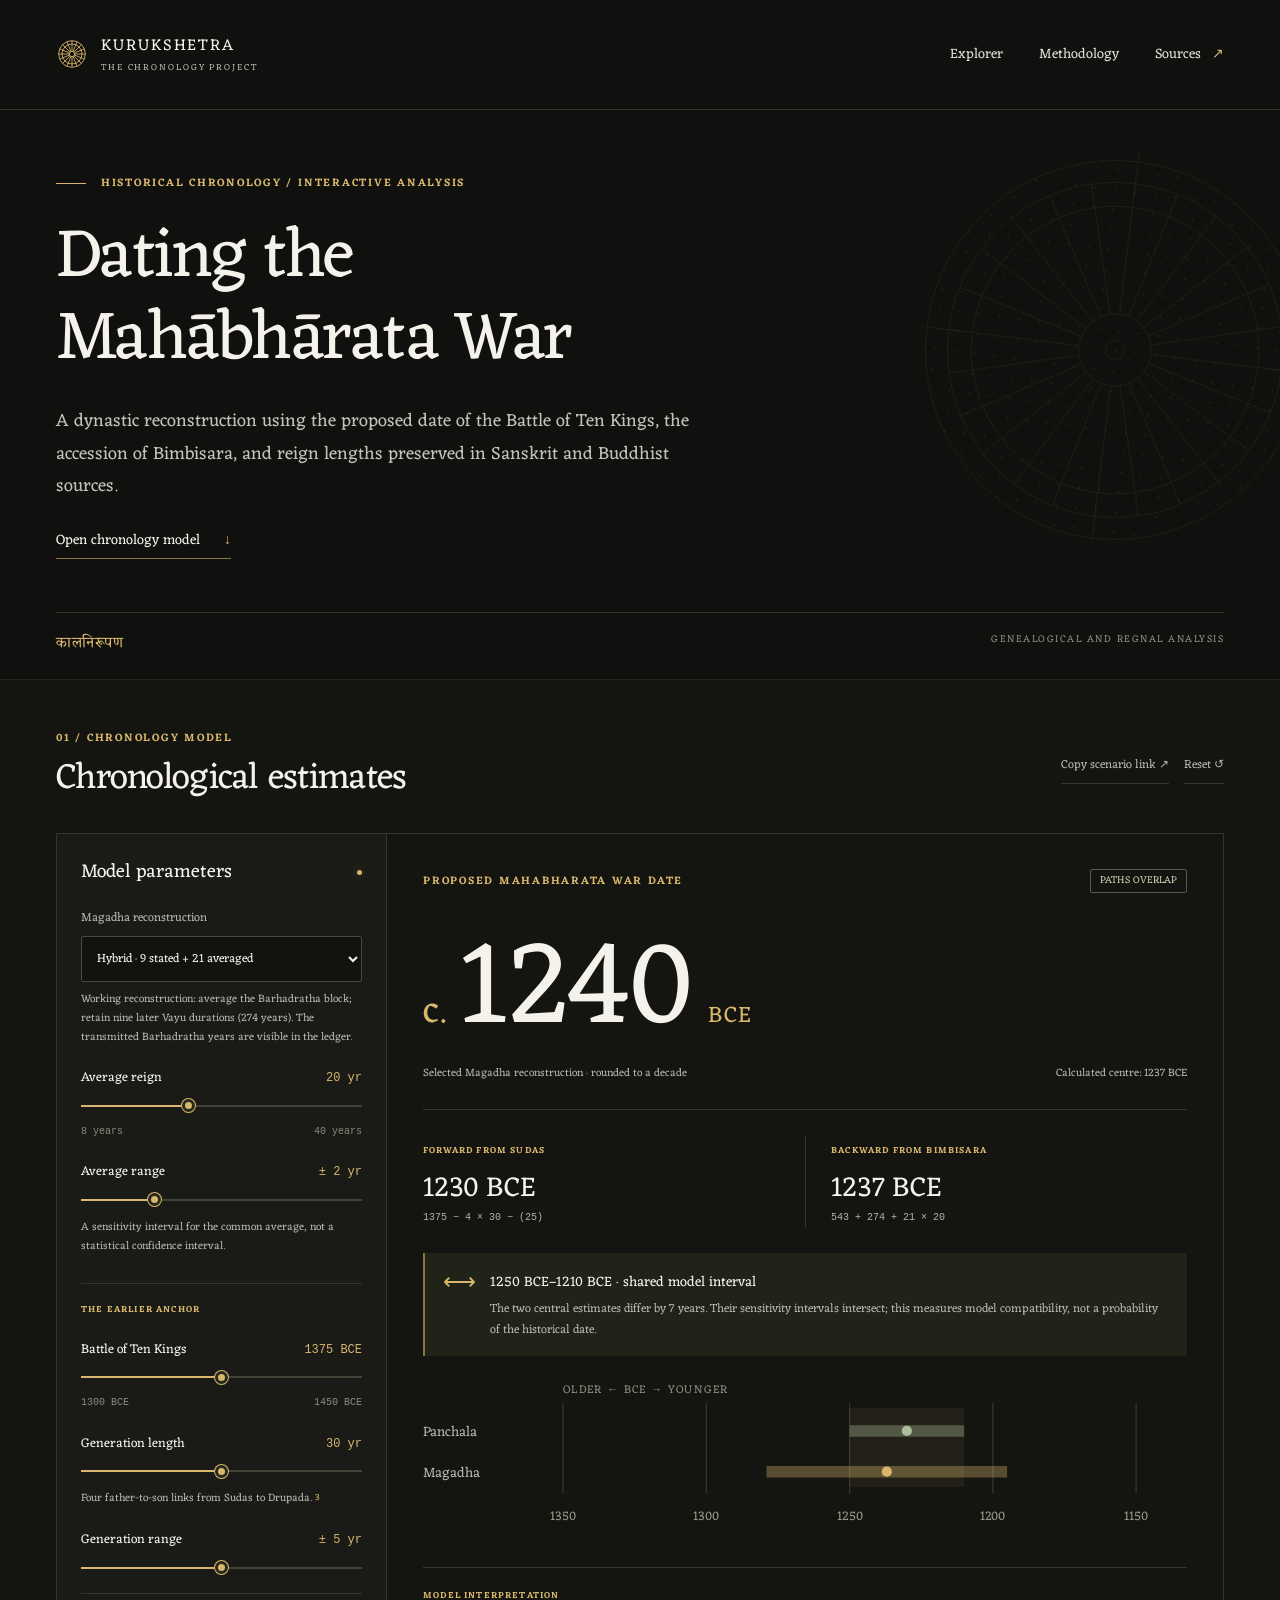
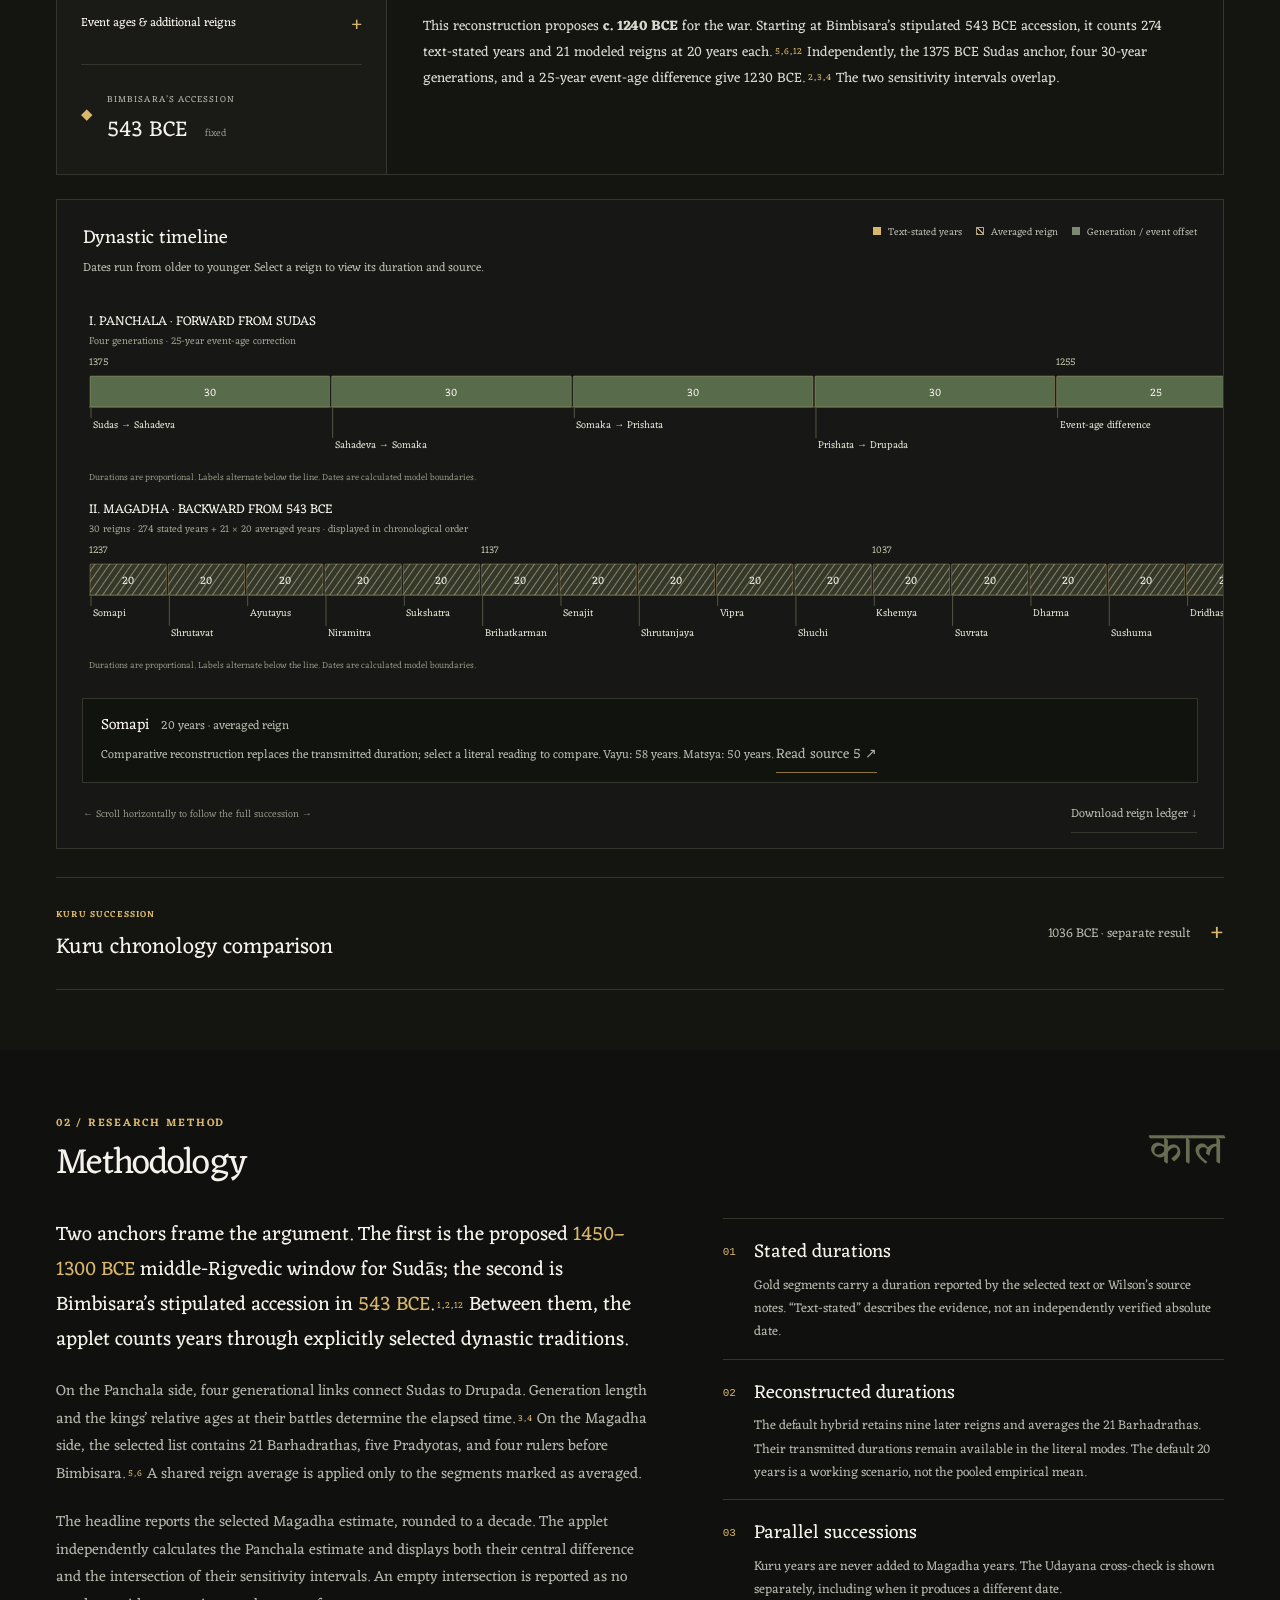
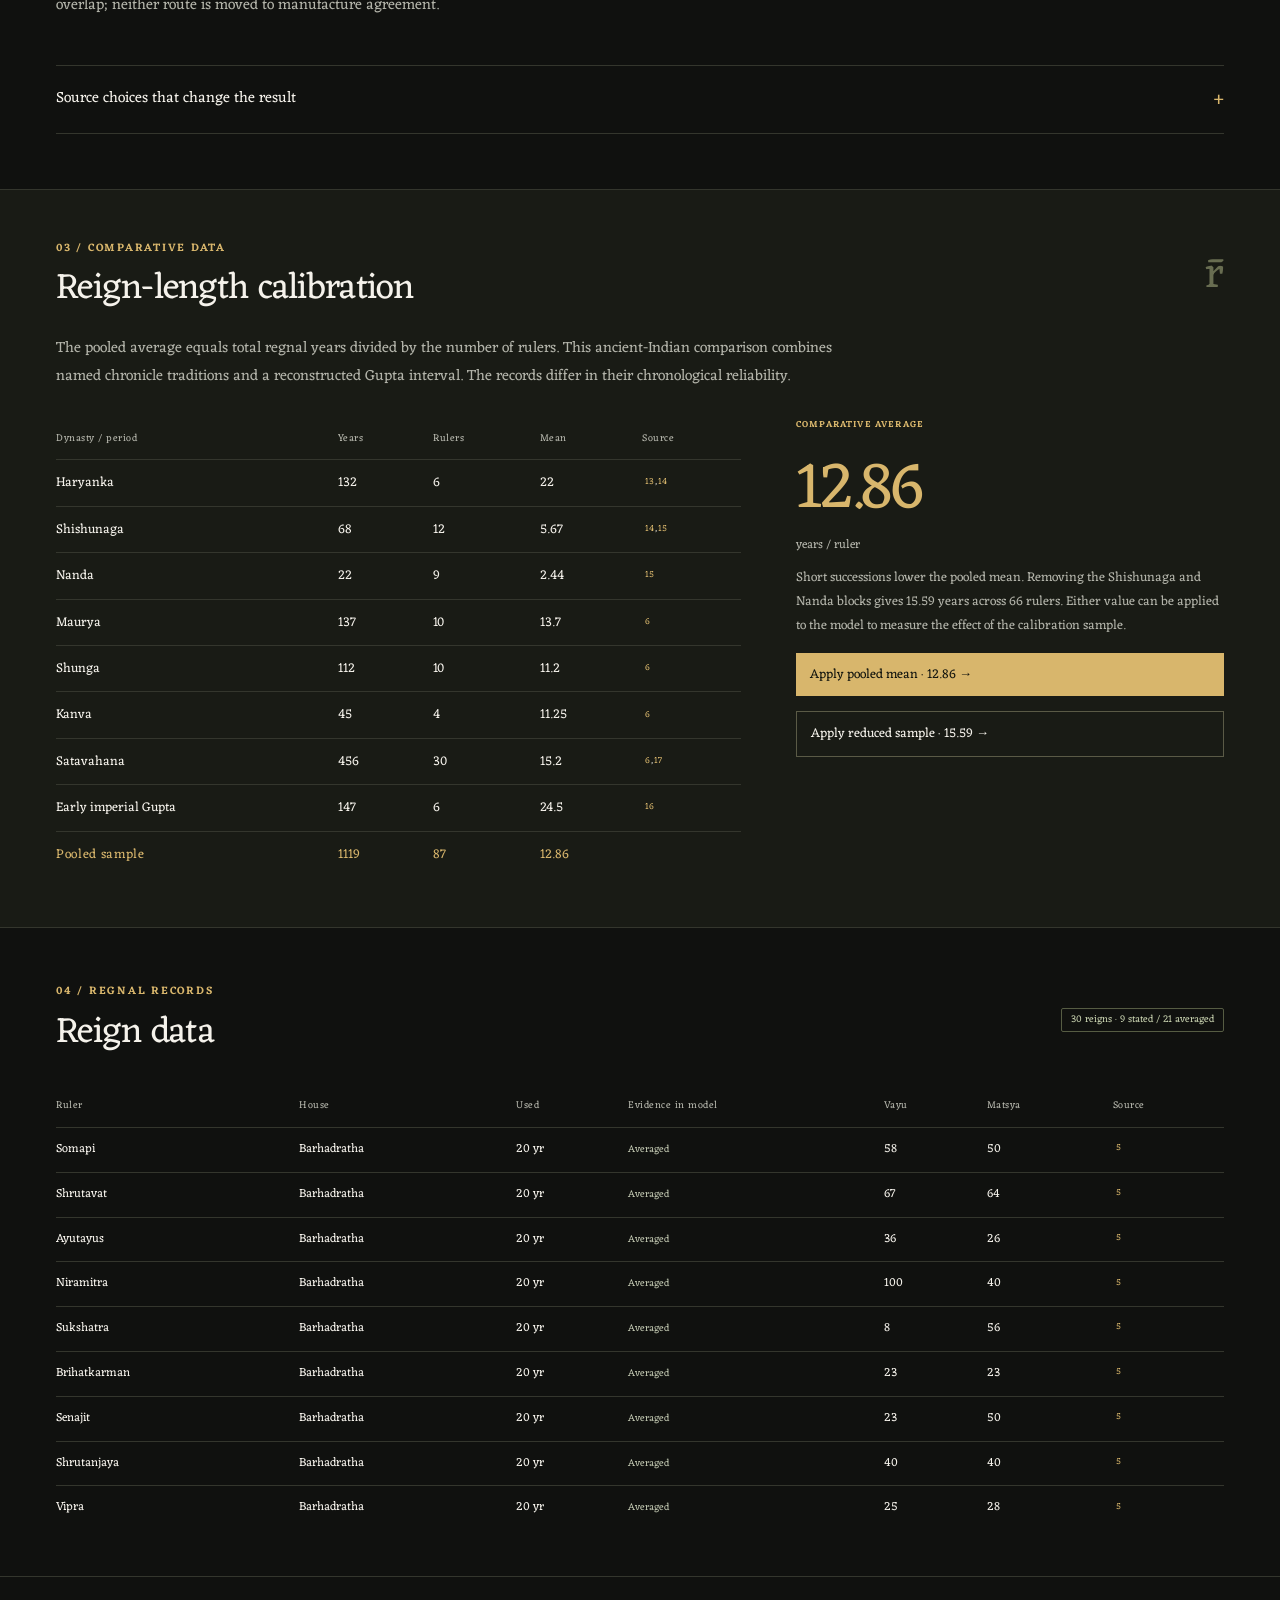
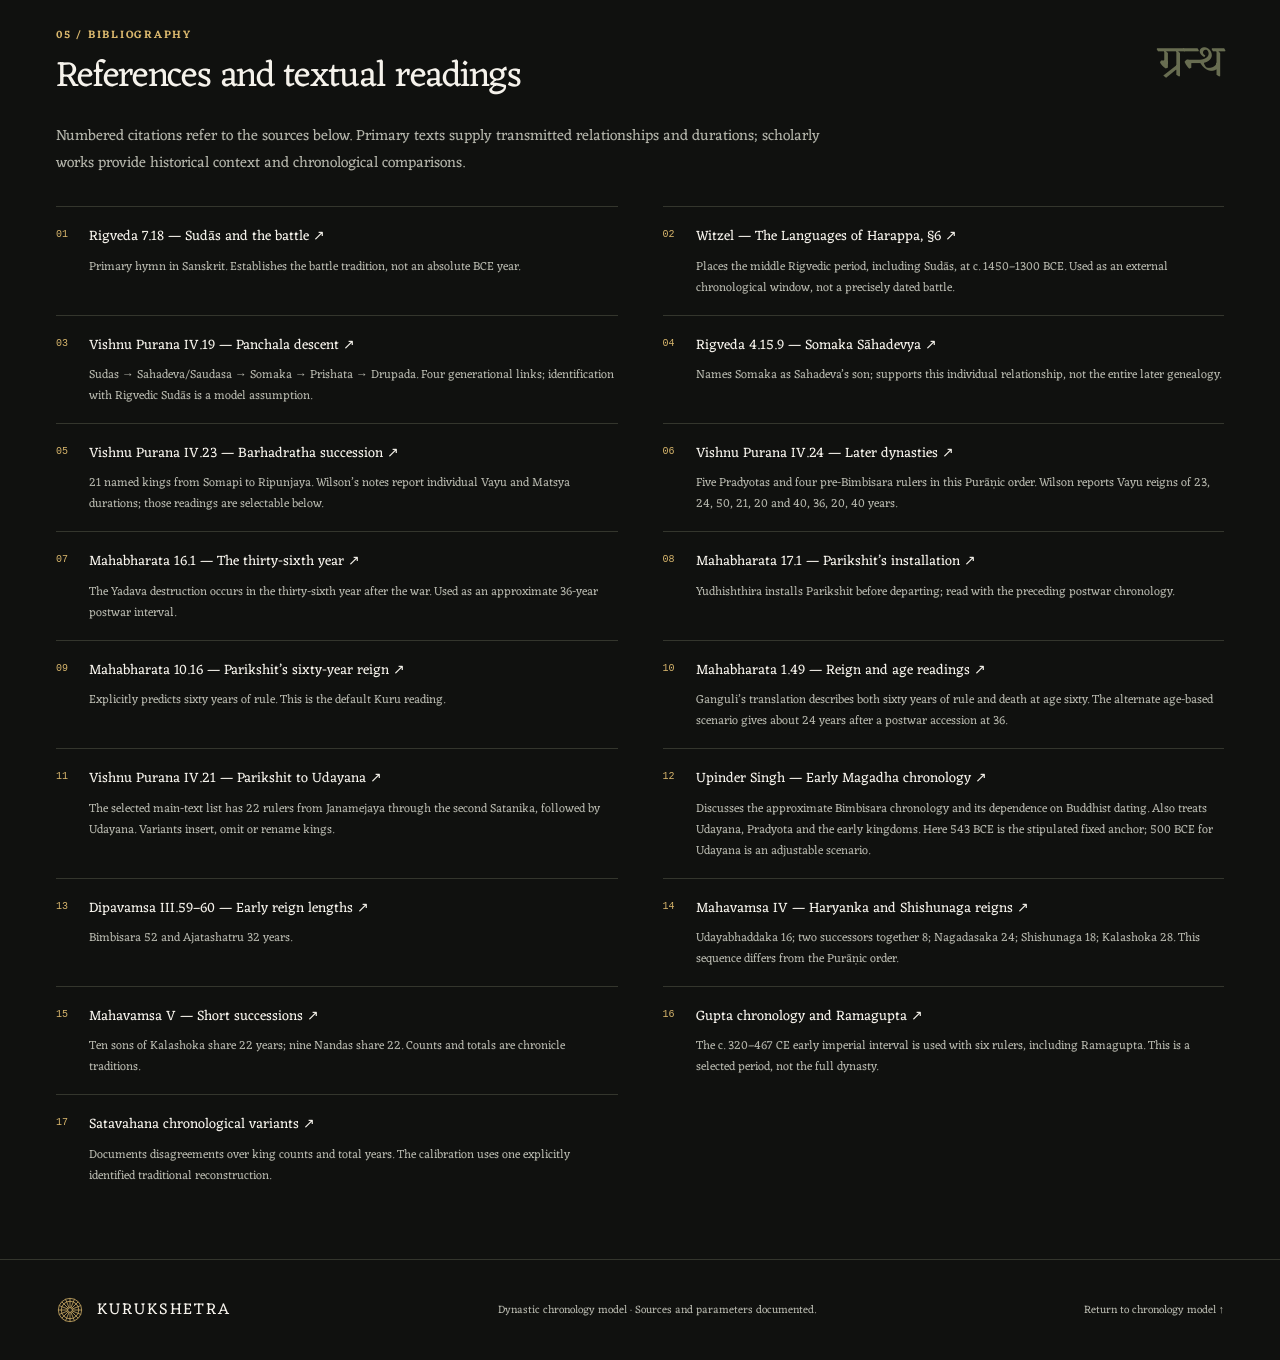
<file: root/apps/kurukshetra/index.html>
<!doctype html>
<html lang="en">
<head>
 <meta charset="utf-8"><meta name="viewport" content="width=device-width,initial-scale=1">
 <title>Kurukshetra — A Chronology of the War</title>
 <meta name="description" content="An interactive dynastic reconstruction of the Mahabharata War. Trace Sudas, inspect the kings of Magadha, and test every assumption against cited texts.">
 <meta name="theme-color" content="#10110f">
 <link rel="icon" href="assets/mark.svg" type="image/svg+xml">
 <link rel="preload" href="assets/eczar-regular.ttf" as="font" type="font/ttf" crossorigin>
 <link rel="stylesheet" href="style.css">
 <script defer src="app.bundle.js"></script>
</head>
<body>
<a class="skip" href="#explorer">Skip to chronology explorer</a>
<header class="site-header wrap">
 <a class="brand" href="#"><img src="assets/mark.svg" width="32" height="32" alt=""><span>KURUKSHETRA<span class="brand-sub">THE CHRONOLOGY PROJECT</span></span></a>
 <nav aria-label="Main navigation"><a href="#explorer">Explorer</a><a href="#methodology">Methodology</a><a href="#sources">Sources <span>↗</span></a></nav>
</header>
<main>
<section class="hero wrap">
 <div class="eyebrow"><span class="small-rule"></span> HISTORICAL CHRONOLOGY / INTERACTIVE ANALYSIS</div>
 <h1>Dating the<br>Mahābhārata War</h1>
 <p class="intro">A dynastic reconstruction using the proposed date of the Battle of Ten Kings, the accession of Bimbisara, and reign lengths preserved in Sanskrit and Buddhist sources.</p>
 <a class="text-link" href="#explorer">Open chronology model <span>↓</span></a>
 <svg class="wheel" viewBox="0 0 420 420" aria-hidden="true"><defs><pattern id="dots" width="21" height="21" patternUnits="userSpaceOnUse"><circle cx="1" cy="1" r=".7" fill="currentColor"/></pattern></defs><circle cx="210" cy="210" r="199" fill="url(#dots)" stroke="currentColor"/><circle cx="210" cy="210" r="176"/><circle cx="210" cy="210" r="151"/><circle cx="210" cy="210" r="38"/><circle cx="210" cy="210" r="10"/><g id="spokes"></g><path d="M210 3v45M210 372v45M3 210h45M372 210h45"/></svg>
 <div class="hero-foot"><span>कालनिरूपण</span><span>GENEALOGICAL AND REGNAL ANALYSIS</span></div>
</section>

<section class="explorer-section" id="explorer">
<div class="wrap">
 <div class="section-top"><div><div class="eyebrow">01 / CHRONOLOGY MODEL</div><h2>Chronological estimates</h2></div><div class="actions"><button id="share" class="quiet">Copy scenario link ↗</button><button id="reset" class="quiet">Reset ↺</button></div></div>
 <div class="explorer-grid">
  <aside class="controls" aria-label="Chronology assumptions">
   <div class="panel-top"><h3>Model parameters</h3><span class="gold-dot"></span></div>
   <label class="select-label" for="mode">Magadha reconstruction</label>
   <select id="mode"><option value="hybrid">Hybrid · 9 stated + 21 averaged</option><option value="averaged">All reigns averaged</option><option value="vayu">Transmitted Vayu durations</option><option value="matsya">Matsya variants + gap placeholders</option></select>
   <p class="control-note" id="mode-note"></p>
   <div class="control-group"><div class="control-title"><label for="mean">Average reign</label><output for="mean" id="mean-out"></output></div><input id="mean" type="range" min="8" max="40" step="0.1"><div class="range-ends"><span>8 years</span><span>40 years</span></div></div>
   <div class="control-group"><div class="control-title"><label for="spread">Average range</label><output for="spread" id="spread-out"></output></div><input id="spread" type="range" min="0" max="8" step="0.5"><p class="control-note">A sensitivity interval for the common average, not a statistical confidence interval.</p></div>
   <div class="control-divider"></div><div class="eyebrow small">THE EARLIER ANCHOR</div>
   <div class="control-group"><div class="control-title"><label for="botk">Battle of Ten Kings</label><output for="botk" id="botk-out"></output></div><input id="botk" type="range" min="1300" max="1450" step="1"><div class="range-ends"><span>1300 BCE</span><span>1450 BCE</span></div></div>
   <div class="control-group"><div class="control-title"><label for="generation">Generation length</label><output for="generation" id="generation-out"></output></div><input id="generation" type="range" min="20" max="40" step="0.5"><p class="control-note">Four father-to-son links from Sudas to Drupada.<sup><a href="#source-3">3</a></sup></p></div>
   <div class="control-group"><div class="control-title"><label for="genSpread">Generation range</label><output for="genSpread" id="genSpread-out"></output></div><input id="genSpread" type="range" min="0" max="10" step="0.5"></div>
   <details class="advanced"><summary>Event ages & additional reigns <span>+</span></summary><div class="control-group"><div class="control-title"><label for="offset">Drupada–Sudas event-age difference</label><output for="offset" id="offset-out"></output></div><input id="offset" type="range" min="-20" max="80" step="1"><p class="control-note">Positive means Drupada was older at his battle than Sudas was at his. An explicit assumption, not a supplied age.</p></div><div class="control-group"><div class="control-title"><label for="extra">Additional Magadha reigns</label><output for="extra" id="extra-out"></output></div><input id="extra" type="range" min="0" max="12" step="1"><p class="control-note">Hypothetical missing rulers; each receives the same average.</p></div></details>
   <div class="fixed-anchor"><span class="lock-icon">◆</span><div><span>BIMBISARA’S ACCESSION</span><strong>543 BCE <small>fixed</small></strong></div></div>
  </aside>
  <div class="results">
   <div class="result-head"><div class="eyebrow">PROPOSED MAHABHARATA WAR DATE</div><span class="tag" id="fit-tag"></span></div>
   <div class="date-display" aria-live="polite" aria-atomic="true"><span class="circa">c.</span><span id="main-date">1240</span><span class="bce">BCE</span></div>
   <div class="result-meta"><span id="date-caption"></span><span id="exact-date"></span></div>
   <div class="comparison">
    <div><span class="eyebrow small">FORWARD FROM SUDAS</span><strong id="forward-date"></strong><span id="forward-formula" class="formula"></span></div>
    <div><span class="eyebrow small">BACKWARD FROM BIMBISARA</span><strong id="backward-date"></strong><span id="backward-formula" class="formula"></span></div>
   </div>
   <div class="convergence"><span class="mini-symbol">⟷</span><div><strong id="convergence-title"></strong><p id="convergence-body"></p></div></div>
   <div class="overview" id="overview" aria-label="Comparison of estimated date ranges"></div>
   <div class="method-inline"><div class="eyebrow small">MODEL INTERPRETATION</div><p id="live-method"></p></div>
  </div>
 </div>

 <div class="timeline-panel">
  <div class="timeline-header"><div><h3>Dynastic timeline</h3><p>Dates run from older to younger. Select a reign to view its duration and source.</p></div><div class="legend"><span><i class="stated"></i>Text-stated years</span><span><i class="averaged"></i>Averaged reign</span><span><i class="generation"></i>Generation / event offset</span></div></div>
  <div class="timeline-viewport" id="timeline-scroll"><div id="timelines"></div></div>
  <div class="inspection" id="inspection" aria-live="polite"></div>
  <div class="timeline-bottom"><span>← Scroll horizontally to follow the full succession →</span><button class="quiet" id="download">Download reign ledger ↓</button></div>
 </div>

 <details class="crosscheck" id="kuru-section"><summary><span><span class="eyebrow small">KURU SUCCESSION</span><strong>Kuru chronology comparison</strong></span><span class="crosscheck-result" id="kuru-summary"></span><span class="plus">+</span></summary><div class="crosscheck-content"><p>The epic supplies an approximately 36-year postwar interval and a stated 60-year reign for Parikshit. Keep those years within the Kuru line; they run concurrently with Magadha.<sup><a href="#source-7">7</a>–<a href="#source-11">11</a></sup></p><div class="kuru-controls"><div class="control-group"><div class="control-title"><label for="udayana">Udayana accession scenario</label><output id="udayana-out" for="udayana"></output></div><input type="range" id="udayana" min="450" max="550" step="1"><p class="control-note">A selectable accession date within the Buddha-era synchronism; 500 BCE is a scenario, not a securely dated accession.<sup><a href="#source-12">12</a></sup></p></div><div><label class="select-label" for="parikshit">Parikshit reading</label><select id="parikshit"><option value="60">60 years of reign · explicit text</option><option value="24">24 years · age-60 reconciliation</option></select><p class="control-note">The age-based alternative subtracts 36 from 60. It resolves one narrative tension; it is not an explicitly stated reign.<sup><a href="#source-10">10</a></sup></p></div></div><div class="kuru-result"><strong id="kuru-date"></strong><span id="kuru-formula"></span><p id="kuru-difference"></p></div><div class="timeline-viewport"><div id="kuru-timeline"></div></div></div></details>
</div></section>

<section class="methodology wrap" id="methodology">
 <div class="section-top"><div><div class="eyebrow">02 / RESEARCH METHOD</div><h2>Methodology</h2></div><span class="section-mark">काल</span></div>
 <div class="method-columns"><div class="method-prose"><p class="large-prose">Two anchors frame the argument. The first is the proposed <strong>1450–1300 BCE</strong> middle-Rigvedic window for Sudās; the second is Bimbisara’s stipulated accession in <strong>543 BCE</strong>.<sup><a href="#source-1">1</a>,<a href="#source-2">2</a>,<a href="#source-12">12</a></sup> Between them, the applet counts years through explicitly selected dynastic traditions.</p><p>On the Panchala side, four generational links connect Sudas to Drupada. Generation length and the kings’ relative ages at their battles determine the elapsed time.<sup><a href="#source-3">3</a>,<a href="#source-4">4</a></sup> On the Magadha side, the selected list contains 21 Barhadrathas, five Pradyotas, and four rulers before Bimbisara.<sup><a href="#source-5">5</a>,<a href="#source-6">6</a></sup> A shared reign average is applied only to the segments marked as averaged.</p><p>The headline reports the selected Magadha estimate, rounded to a decade. The applet independently calculates the Panchala estimate and displays both their central difference and the intersection of their sensitivity intervals. An empty intersection is reported as no overlap; neither route is moved to manufacture agreement.</p></div><div class="method-principles"><article><span>01</span><div><h3>Stated durations</h3><p>Gold segments carry a duration reported by the selected text or Wilson’s source notes. “Text-stated” describes the evidence, not an independently verified absolute date.</p></div></article><article><span>02</span><div><h3>Reconstructed durations</h3><p>The default hybrid retains nine later reigns and averages the 21 Barhadrathas. Their transmitted durations remain available in the literal modes. The default 20 years is a working scenario, not the pooled empirical mean.</p></div></article><article><span>03</span><div><h3>Parallel successions</h3><p>Kuru years are never added to Magadha years. The Udayana cross-check is shown separately, including when it produces a different date.</p></div></article></div></div>
 <details class="source-choices"><summary>Source choices that change the result <span>+</span></summary><div class="choice-grid"><article><h3>The order of dynasties</h3><p>The app follows the Vishnu Purana order for the Magadha calculation. Buddhist chronicles place Shishunaga after Bimbisara’s successors, and Pradyota is associated with Avanti in Buddha-era accounts. Retaining the Purāṇic sequence is an explicit structural assumption.<sup><a href="#source-6">6</a>,<a href="#source-12">12</a>,<a href="#source-14">14</a></sup></p></article><article><h3>The long Barhadratha reigns</h3><p>Wilson reports Vayu reigns including 58, 67 and 100 years; Matsya readings differ. Hybrid mode replaces that block with a common average. Literal modes preserve its supplied durations rather than forcing a thirteenth-century result.<sup><a href="#source-5">5</a></sup></p></article><article><h3>The war boundary</h3><p>Somapi’s accession is placed at the war boundary as a reconstruction convention. Likewise, Drupada’s generation is related to the war using the event-age control. Neither boundary is an independently dated inscription.</p></article><article><h3>Parikshit’s reign and age</h3><p>The Sauptika Parva gives 60 years of rule; Ganguli’s Adi Parva also describes death at age 60. These produce different elapsed-year models when accession follows the war by approximately 36 years. Both readings are exposed in the Kuru cross-check.<sup><a href="#source-9">9</a>,<a href="#source-10">10</a></sup></p></article></div></details>
</section>

<section class="calibration-section"><div class="wrap"><div class="section-top"><div><div class="eyebrow">03 / COMPARATIVE DATA</div><h2>Reign-length calibration</h2></div><span class="section-mark">r̄</span></div><p class="section-intro">The pooled average equals total regnal years divided by the number of rulers. This ancient-Indian comparison combines named chronicle traditions and a reconstructed Gupta interval. The records differ in their chronological reliability.</p><div class="calibration-layout"><div class="table-scroll"><table><caption class="sr-only">Comparative reign-length dataset</caption><thead><tr><th>Dynasty / period</th><th>Years</th><th>Rulers</th><th>Mean</th><th>Source</th></tr></thead><tbody id="calibration-table"></tbody><tfoot><tr><th>Pooled sample</th><td>1119</td><td>87</td><td>12.86</td><td></td></tr></tfoot></table></div><aside class="calibration-note"><div class="eyebrow small">COMPARATIVE AVERAGE</div><div class="baseline-number">12.86<span>years / ruler</span></div><p>Short successions lower the pooled mean. Removing the Shishunaga and Nanda blocks gives 15.59 years across 66 rulers. Either value can be applied to the model to measure the effect of the calibration sample.</p><button class="gold-button" id="apply-pooled">Apply pooled mean · 12.86 →</button><button class="outline-button" id="apply-reduced">Apply reduced sample · 15.59 →</button></aside></div></div></section>

<section class="evidence wrap" id="evidence"><div class="section-top"><div><div class="eyebrow">04 / REGNAL RECORDS</div><h2>Reign data</h2></div><span id="ledger-count" class="tag"></span></div><div class="table-scroll ledger-scroll"><table><caption class="sr-only">All reigns used in the selected Magadha reconstruction</caption><thead><tr><th>Ruler</th><th>House</th><th>Used</th><th>Evidence in model</th><th>Vayu</th><th>Matsya</th><th>Source</th></tr></thead><tbody id="ledger"></tbody></table></div></section>

<section class="sources-section" id="sources"><div class="wrap"><div class="section-top"><div><div class="eyebrow">05 / BIBLIOGRAPHY</div><h2>References and textual readings</h2></div><span class="section-mark">ग्रन्थ</span></div><p class="section-intro">Numbered citations refer to the sources below. Primary texts supply transmitted relationships and durations; scholarly works provide historical context and chronological comparisons.</p><ol class="source-list" id="source-list"></ol></div></section>
</main>
<footer class="wrap"><a class="brand" href="#"><img src="assets/mark.svg" width="28" height="28" alt=""><span>KURUKSHETRA</span></a><p>Dynastic chronology model · Sources and parameters documented.</p><a href="#explorer">Return to chronology model ↑</a></footer>
<div class="toast" id="toast" role="status"></div>
</body></html>
</file>
<file: root/apps/kurukshetra/style.css>
@font-face{font-family:Eczar;src:url('assets/eczar-regular.ttf') format('truetype');font-weight:400;font-display:swap}@font-face{font-family:Eczar;src:url('assets/eczar-semibold.ttf') format('truetype');font-weight:600;font-display:swap}@font-face{font-family:Eczar;src:url('assets/eczar-bold.ttf') format('truetype');font-weight:700;font-display:swap}
:root{--bg:#10110f;--panel:#171815;--panel2:#1c1d19;--text:#f5f2eb;--muted:#b2b3a9;--dim:#898c7d;--gold:#d8b66c;--gold-dark:#8d743f;--line:#34362d;--red:#dfaa91;--green:#c4ceac;--serif:Eczar,Georgia,serif;--mono:ui-monospace,Consolas,monospace;color-scheme:dark}
*{box-sizing:border-box}html{scroll-behavior:smooth;scroll-padding-top:28px}body{margin:0;background:var(--bg);color:var(--text);font-family:var(--serif);font-size:16px;line-height:1.65}::selection{background:#d8b66c;color:#10110f}a{color:inherit;text-decoration:none}button,input,select{font:inherit}button,a,input,select,summary{-webkit-tap-highlight-color:transparent}button,summary{cursor:pointer}button{color:inherit}a:focus-visible,button:focus-visible,input:focus-visible,select:focus-visible,summary:focus-visible{outline:2px solid var(--gold);outline-offset:5px}button{border:0;background:none}button:disabled{opacity:.45;cursor:not-allowed}.wrap{max-width:1360px;padding:0 56px;margin:auto}.site-header{height:110px;display:flex;align-items:center;justify-content:space-between;border-bottom:1px solid var(--line)}.brand{display:flex;align-items:center;gap:13px;letter-spacing:.12em;font-size:16px;line-height:1.4}.brand-sub{display:block;font-size:9px;letter-spacing:.21em;color:var(--muted);margin-top:5px}nav{display:flex;gap:36px;color:#deded3;font-size:14px}nav a:hover,.text-link:hover,footer a:hover{color:var(--gold)}nav span{color:var(--gold);padding-left:7px}.hero{position:relative;padding-top:65px;padding-bottom:0;overflow:hidden}.eyebrow{font-size:11px;letter-spacing:.16em;color:var(--gold);font-weight:600;line-height:1.5}.small-rule{display:inline-block;height:1px;width:30px;background:var(--gold);vertical-align:middle;margin-right:10px}.hero h1{font-size:clamp(54px,6.1vw,87px);line-height:1.15;font-weight:400;letter-spacing:-.045em;margin:26px 0 22px;position:relative;z-index:1}.hero h1 em{color:var(--gold);font-style:normal}.intro{max-width:650px;font-size:18px;color:#c1c2b8;line-height:1.8;margin:0 0 24px;position:relative;z-index:1}.text-link{font-size:14px;border-bottom:1px solid var(--gold-dark);padding-bottom:5px;position:relative;z-index:1}.text-link span{color:var(--gold);margin-left:20px}.wheel{width:400px;height:400px;position:absolute;right:-35px;top:40px;color:var(--gold);stroke:currentColor;stroke-width:.65;fill:none;opacity:.22;transform:rotate(7deg);pointer-events:none}.hero-foot{display:flex;justify-content:space-between;border-top:1px solid var(--line);margin-top:59px;padding:19px 0 22px;color:var(--dim);font-size:10px;letter-spacing:.15em}.hero-foot span:first-child{font-size:15px;letter-spacing:.04em;color:var(--gold)}.explorer-section{background:#141510;border-top:1px solid #24271e;padding:50px 0 60px}.section-top{display:flex;justify-content:space-between;align-items:center;gap:20px;margin-bottom:30px}.section-top h2{font-weight:400;font-size:36px;line-height:1.3;letter-spacing:-.02em;margin:10px 0 0}.actions{display:flex;gap:15px}.quiet{color:var(--muted);font-size:12px;padding:7px 0;border-bottom:1px solid var(--line)}.quiet:hover{color:var(--gold);border-color:var(--gold-dark)}.explorer-grid{display:grid;grid-template-columns:330px minmax(0,1fr);border:1px solid var(--line)}.controls{padding:25px 24px;background:#1a1b16;border-right:1px solid var(--line)}h3{font-weight:400;font-size:19px;line-height:1.4;margin:0}.panel-top{display:flex;align-items:center;justify-content:space-between;margin-bottom:23px}.gold-dot{height:5px;width:5px;background:var(--gold);border-radius:50%;box-shadow:0 0 10px #d8b66c55}.select-label{display:block;color:var(--muted);font-size:12px;margin-bottom:8px}select{width:100%;background:#12130f;border:1px solid #494a3c;padding:10px 28px 10px 11px;border-radius:2px;color:var(--text);font-size:12px;min-height:43px;accent-color:var(--gold)}.control-note{font-size:11px;color:var(--muted);line-height:1.7;margin:8px 0 0}.control-group{margin-top:22px}.control-title{display:flex;justify-content:space-between;align-items:center;gap:12px;font-size:13px;line-height:1.5;margin-bottom:10px}.control-title output{white-space:nowrap;color:var(--gold);font-family:var(--mono);font-size:12px}.control-title label{max-width:190px}input[type=range]{appearance:none;background:linear-gradient(to right,var(--gold) 0 var(--fill,50%),#414336 var(--fill,50%) 100%);width:100%;height:2px;display:block;margin:17px 0;cursor:pointer;accent-color:var(--gold)}input[type=range]::-webkit-slider-thumb{appearance:none;width:13px;height:13px;border-radius:50%;background:var(--gold);border:3px solid #27291f;box-shadow:0 0 0 1px var(--gold)}input[type=range]::-moz-range-thumb{width:10px;height:10px;border-radius:50%;background:var(--gold);border:2px solid #27291f}.range-ends{display:flex;justify-content:space-between;font-size:10px;color:var(--dim);font-family:var(--mono)}.control-divider{height:1px;background:var(--line);margin:28px 0 20px}.small{font-size:9px;letter-spacing:.13em}.advanced{border-top:1px solid var(--line);margin-top:24px;padding-top:14px}.advanced summary,.source-choices summary{list-style:none;font-size:12px;display:flex;justify-content:space-between;align-items:center}.advanced summary span,.source-choices summary span{color:var(--gold);font-size:20px}.advanced summary::-webkit-details-marker,.crosscheck summary::-webkit-details-marker,.source-choices summary::-webkit-details-marker{display:none}details[open]>summary .plus,details[open]>summary>span:last-child{transform:rotate(45deg)}.fixed-anchor{border-top:1px solid var(--line);margin-top:23px;padding-top:20px;display:flex;align-items:center;gap:14px}.lock-icon{font-size:15px;color:var(--gold)}.fixed-anchor span:not(.lock-icon){font-size:9px;letter-spacing:.12em;color:var(--muted)}.fixed-anchor strong{display:block;font-size:22px;font-weight:400;margin-top:2px}.fixed-anchor small{font-size:10px;color:var(--dim);margin-left:12px}.results{padding:35px 36px 25px;min-width:0}.result-head{display:flex;justify-content:space-between;gap:12px;align-items:center}.tag{border:1px solid #565c43;padding:3px 9px;color:var(--green);font-size:10px;white-space:nowrap;border-radius:2px;line-height:1.6}.tag.no-fit{color:var(--red);border-color:#795b45}.date-display{display:flex;align-items:baseline;gap:14px;margin:35px 0 6px;line-height:1.1;letter-spacing:-.045em}.date-display #main-date{font-size:clamp(76px,9.2vw,126px);font-weight:400;color:var(--text);font-variant-numeric:lining-nums tabular-nums}.circa{font-size:38px;color:var(--gold)}.bce{font-size:23px;color:var(--gold);letter-spacing:.08em}.result-meta{display:flex;justify-content:space-between;gap:18px;font-size:11px;color:var(--muted);padding-bottom:27px;border-bottom:1px solid var(--line)}.comparison{display:grid;grid-template-columns:1fr 1fr;margin:26px 0}.comparison>div+div{border-left:1px solid var(--line);padding-left:25px}.comparison strong{display:block;font-size:28px;font-weight:400;margin:8px 0 1px;line-height:1.4}.formula{font-family:var(--mono);font-size:10px;color:var(--muted);display:block}.convergence{background:#202318;padding:16px 18px;border-left:2px solid var(--gold-dark);display:flex;gap:14px;align-items:flex-start}.mini-symbol{color:var(--gold);font-size:23px;line-height:1.3}.convergence strong{font-size:14px;font-weight:400}.convergence p{font-size:12px;line-height:1.7;color:var(--muted);margin:4px 0 0}.overview{margin:24px 0 22px}.overview svg{display:block;width:100%;height:auto;overflow:visible}.method-inline{border-top:1px solid var(--line);padding-top:22px}.method-inline p{font-size:14px;line-height:1.85;color:#d7d8ce;margin:10px 0 0}sup{font-size:9px;line-height:0;position:relative;top:-.2em;vertical-align:baseline;margin-left:2px}sup a{color:var(--gold);padding:3px 1px}sup a:hover{text-decoration:underline}.timeline-panel{border:1px solid var(--line);margin-top:24px;background:var(--panel)}.timeline-header{display:flex;align-items:flex-start;justify-content:space-between;gap:20px;padding:25px 26px}.timeline-header p{font-size:12px;color:var(--muted);margin:7px 0 0}.legend{display:flex;gap:14px;flex-wrap:wrap;font-size:10px;color:var(--muted);max-width:410px;justify-content:flex-end}.legend span{white-space:nowrap}.legend i{display:inline-block;height:8px;width:8px;margin-right:7px}.legend .stated{background:var(--gold)}.legend .averaged{background:repeating-linear-gradient(45deg,#b2a47f 0 1px,transparent 1px 4px);border:1px solid #b2a47f}.legend .generation{background:#7b8a70}.timeline-viewport{overflow-x:auto;scrollbar-color:#7a693e #24271e;scrollbar-width:thin;padding-bottom:12px}.timeline-viewport svg{display:block;max-width:none}.timeline-viewport .segment{cursor:pointer;transition:filter .15s}.timeline-viewport .segment:hover,.timeline-viewport .segment:focus{filter:brightness(1.6);outline:none}.timeline-viewport .segment:focus rect{stroke:#fff;stroke-width:2}.inspection{margin:6px 25px 0;padding:15px 18px;border:1px solid var(--line);min-height:82px;background:#11130f;font-size:12px;color:var(--muted)}.inspection strong{font-size:15px;font-weight:400;color:var(--text);margin-right:12px}.inspection p{margin:5px 0 0;line-height:1.7}.timeline-bottom{display:flex;justify-content:space-between;align-items:center;gap:20px;padding:15px 26px;color:var(--dim);font-size:10px}.crosscheck{border-top:1px solid var(--line);border-bottom:1px solid var(--line);margin-top:28px}.crosscheck>summary{display:flex;align-items:center;gap:20px;list-style:none;padding:22px 0}.crosscheck>summary>span:first-child{flex:1}.crosscheck>summary strong{display:block;font-size:22px;font-weight:400;margin-top:4px}.crosscheck-result{color:var(--muted);font-size:13px}.plus{font-size:24px;color:var(--gold)}.crosscheck-content{padding:0 0 25px}.crosscheck-content>p{max-width:850px;color:var(--muted);font-size:14px}.kuru-controls{display:grid;grid-template-columns:1fr 1fr;gap:35px;max-width:850px;margin:20px 0}.kuru-controls .control-group{margin:0}.kuru-result{display:flex;align-items:baseline;gap:24px;flex-wrap:wrap;margin:25px 0}.kuru-result strong{font-size:36px;font-weight:400;color:var(--gold)}.kuru-result>span{font-family:var(--mono);font-size:12px;color:var(--muted)}.kuru-result p{width:100%;font-size:13px;color:var(--muted);margin:0}.methodology{padding-top:65px;padding-bottom:55px}.section-mark{font-size:44px;color:#686d51;font-weight:400}.method-columns{display:grid;grid-template-columns:1.2fr 1fr;gap:65px}.method-prose p{color:var(--muted);font-size:15px;line-height:1.85;margin:0 0 20px}.method-prose .large-prose{color:var(--text);font-size:20px;line-height:1.75}.method-prose strong{font-weight:400;color:var(--gold)}.method-principles article{display:flex;gap:18px;border-top:1px solid var(--line);padding:20px 0 7px}.method-principles article>span{font-size:11px;color:var(--gold);font-family:var(--mono);padding-top:4px}.method-principles h3{font-size:19px}.method-principles p{font-size:13px;color:var(--muted);margin:8px 0;line-height:1.8}.source-choices{border-top:1px solid var(--line);border-bottom:1px solid var(--line);padding:17px 0;margin-top:25px}.source-choices summary{font-size:15px}.choice-grid{display:grid;grid-template-columns:1fr 1fr;gap:20px 45px;padding:25px 0 5px}.choice-grid h3{font-size:18px}.choice-grid p{font-size:13px;color:var(--muted);line-height:1.8}.calibration-section{padding:50px 0;background:#191b15;border-top:1px solid var(--line);border-bottom:1px solid var(--line)}.section-intro{max-width:800px;color:var(--muted);font-size:15px;margin:-8px 0 28px;line-height:1.85}.calibration-layout{display:grid;grid-template-columns:minmax(0,1.6fr) 1fr;gap:55px}.table-scroll{overflow-x:auto;scrollbar-color:#7a693e #24271e}table{border-collapse:collapse;width:100%;font-size:13px;text-align:left;white-space:nowrap}th{font-weight:400;color:var(--muted);font-size:10px;letter-spacing:.05em}td,th{border-bottom:1px solid var(--line);padding:12px 10px}th:first-child,td:first-child{padding-left:0}td:nth-child(2),td:nth-child(3),td:nth-child(4){font-variant-numeric:tabular-nums}tfoot td,tfoot th{color:var(--gold);border-bottom:none}tfoot th{font-size:13px}.baseline-number{font-size:65px;line-height:1.2;margin:20px 0 12px;color:var(--gold);letter-spacing:-.05em}.baseline-number span{display:block;font-size:12px;color:var(--muted);letter-spacing:0;margin-top:8px}.calibration-note p{font-size:13px;line-height:1.85;color:var(--muted)}.gold-button,.outline-button{display:block;width:100%;padding:11px 14px;font-size:13px;margin-top:15px;text-align:left}.gold-button{background:var(--gold);color:#14160f}.gold-button:hover{background:#ebcf92}.outline-button{border:1px solid #5a5a46;color:var(--text)}.outline-button:hover{border-color:var(--gold)}.evidence{padding-top:55px;padding-bottom:55px}.ledger-scroll{max-height:435px;overflow:auto}.ledger-scroll thead{position:sticky;top:0;background:var(--bg);z-index:1}.ledger-scroll td{font-size:12px}.kind-label{font-size:10px}.kind-label.stated{color:var(--gold)}.kind-label.averaged{color:#bdc3ad}.sources-section{border-top:1px solid var(--line);padding:50px 0 40px}.source-list{display:grid;grid-template-columns:1fr 1fr;gap:0 45px;padding:0;list-style:none;counter-reset:source}.source-list li{counter-increment:source;position:relative;padding:16px 0 16px 33px;border-top:1px solid var(--line);scroll-margin-top:24px}.source-list li:before{content:counter(source,decimal-leading-zero);position:absolute;left:0;top:20px;font-family:var(--mono);font-size:10px;color:var(--gold)}.source-list a{font-size:14px;color:var(--text);line-height:1.5}.source-list a:hover{color:var(--gold)}.source-list p{color:var(--muted);font-size:12px;line-height:1.75;margin:7px 0 0}.source-list li:target{background:#25271d;outline:1px solid var(--gold-dark);outline-offset:6px}footer{border-top:1px solid var(--line);padding-top:30px!important;padding-bottom:30px!important;display:flex;align-items:center;justify-content:space-between;gap:20px}footer p,footer>a:last-child{font-size:11px;color:var(--muted)}.toast{position:fixed;bottom:24px;left:50%;transform:translate(-50%,20px);padding:12px 20px;background:var(--gold);color:#11140d;opacity:0;pointer-events:none;transition:all .2s;z-index:20;font-size:13px;box-shadow:0 8px 30px #0006}.toast.visible{opacity:1;transform:translate(-50%,0)}.skip{position:absolute;top:-100px;left:10px;background:var(--gold);color:#111;z-index:30;padding:10px}.skip:focus{top:10px}.sr-only{position:absolute;width:1px;height:1px;margin:-1px;overflow:hidden;clip:rect(0,0,0,0);white-space:nowrap}
@media(min-width:1500px){.wheel{right:25px}}@media(max-width:1100px){.wrap{padding-left:32px;padding-right:32px}.explorer-grid{grid-template-columns:290px minmax(0,1fr)}.controls{padding:23px 20px}.results{padding:28px 25px}.date-display #main-date{font-size:96px}.result-head{align-items:flex-start;flex-direction:column}.wheel{right:-100px;opacity:.15}.intro{max-width:580px}.method-columns{gap:35px}.calibration-layout{gap:30px}.timeline-header{flex-direction:column}.legend{justify-content:flex-start;max-width:none}.section-top h2{font-size:32px}}
@media(max-width:800px){.wrap{padding-left:24px;padding-right:24px}.site-header{height:85px}.brand{font-size:13px}.brand-sub{font-size:7px}nav{gap:19px;font-size:12px}.hero{padding-top:45px}.hero h1{font-size:66px}.intro{font-size:16px;max-width:540px}.wheel{width:300px;right:-110px;top:70px;opacity:.12}.section-top{align-items:flex-start}.actions{flex-direction:column;gap:0}.section-top h2{font-size:29px}.explorer-grid{grid-template-columns:1fr}.controls{border-right:0;border-bottom:1px solid var(--line);display:grid;grid-template-columns:1fr 1fr;gap:0 28px}.panel-top,.select-label,select,#mode-note,.control-divider,.controls>.eyebrow,.advanced,.fixed-anchor{grid-column:1/-1}.panel-top{margin-bottom:15px}.controls .control-group{margin-top:22px}.controls .advanced .control-group{margin:20px 0}.results{padding:28px}.result-head{flex-direction:row;align-items:center}.date-display #main-date{font-size:112px}.method-columns,.calibration-layout{grid-template-columns:1fr;gap:24px}.method-principles{display:grid;grid-template-columns:1fr;gap:0}.baseline-number{font-size:52px}.source-list{gap:0 25px}.calibration-note{max-width:500px}.timeline-header{padding:22px}.inspection{margin-left:22px;margin-right:22px}.timeline-bottom{padding:15px 22px}.hero-foot span:last-child{font-size:8px}.hero-foot{margin-top:40px}footer{flex-wrap:wrap}.crosscheck-result{font-size:11px}}
@media(max-width:520px){.wrap{padding-left:18px;padding-right:18px}nav a:first-child{display:none}nav{gap:16px}.brand img{width:27px}.hero h1{font-size:52px}.hero .eyebrow{font-size:9px}.intro{font-size:15px}.hero-foot span:last-child{display:none}.hero-foot{padding-bottom:17px}.section-top{flex-direction:column;gap:15px}.actions{flex-direction:row;gap:20px}.section-top h2{font-size:29px}.explorer-section{padding-top:35px}.controls{padding:23px 20px;gap:0 20px}.control-title{font-size:12px;align-items:flex-start;flex-direction:column;gap:3px}.control-title output{font-size:12px}.controls .advanced .control-title{flex-direction:row}.results{padding:23px 20px}.result-head .eyebrow{font-size:9px;max-width:170px}.tag{font-size:9px}.date-display{gap:9px;margin-top:26px}.date-display #main-date{font-size:87px}.circa{font-size:28px}.bce{font-size:18px}.result-meta{flex-direction:column;gap:2px;font-size:10px}.comparison{gap:10px}.comparison>div+div{padding-left:14px}.comparison .eyebrow{font-size:8px;letter-spacing:.08em}.comparison strong{font-size:24px}.formula{font-size:9px}.convergence{padding:13px}.convergence p{font-size:11px}.method-inline p{font-size:13px}.timeline-header{padding:19px}.legend{gap:8px 14px;font-size:9px}.inspection{margin:3px 18px 0}.timeline-bottom{align-items:flex-start;flex-direction:column;gap:6px;padding:14px 18px}.timeline-bottom>span{font-size:9px}.crosscheck>summary{gap:9px}.crosscheck>summary strong{font-size:20px}.crosscheck-result{max-width:90px;text-align:right}.kuru-controls{grid-template-columns:1fr;gap:20px}.kuru-controls .control-title{flex-direction:row}.kuru-result{gap:6px}.kuru-result>span{width:100%;font-size:10px}.choice-grid,.source-list{grid-template-columns:1fr}.methodology{padding-top:42px;padding-bottom:40px}.method-prose .large-prose{font-size:18px}.section-mark{display:none}.calibration-section{padding:38px 0}.evidence{padding-top:40px;padding-bottom:35px}.sources-section{padding-top:36px}.section-intro{font-size:13px}.calibration-note p{font-size:13px}footer .brand{width:100%}footer p{margin:0}.toast{max-width:90vw;width:max-content;text-align:center}.crosscheck-content>p{font-size:13px}}
@media(prefers-reduced-motion:reduce){html{scroll-behavior:auto}*,*:before,*:after{transition:none!important;animation:none!important}}
@media(max-width:800px){.results{grid-row:1}.controls{grid-row:2;border-top:1px solid var(--line);border-bottom:0}}
@media print{body{background:white;color:black}.controls,.actions,.wheel,.quiet,.toast,nav{display:none}.wrap{padding:0 20px}.explorer-grid{display:block}.results{padding:20px}.date-display #main-date,.method-prose p,.source-list p{color:black}.timeline-viewport{overflow:visible}.timeline-panel{break-inside:avoid}.source-list{display:block}a{text-decoration:underline}section{background:white!important}.ledger-scroll{max-height:none}}

.hero h1{font-size:clamp(46px,5.4vw,74px);line-height:1.2;letter-spacing:-.025em}.wheel{opacity:.11}.hero .intro{max-width:670px}@media(max-width:520px){.hero h1{font-size:43px}}
*{scrollbar-width:thin;scrollbar-color:var(--gold) transparent}.timeline-viewport,.table-scroll{scrollbar-color:var(--gold) transparent}
@supports selector(::-webkit-scrollbar){*,.timeline-viewport,.table-scroll{scrollbar-width:auto;scrollbar-color:auto}::-webkit-scrollbar{width:3px;height:3px}::-webkit-scrollbar-track{background:transparent}::-webkit-scrollbar-thumb{background:var(--gold);border:0;border-radius:0}::-webkit-scrollbar-corner{background:transparent}::-webkit-scrollbar-button{display:none;width:0;height:0}}
</file>
